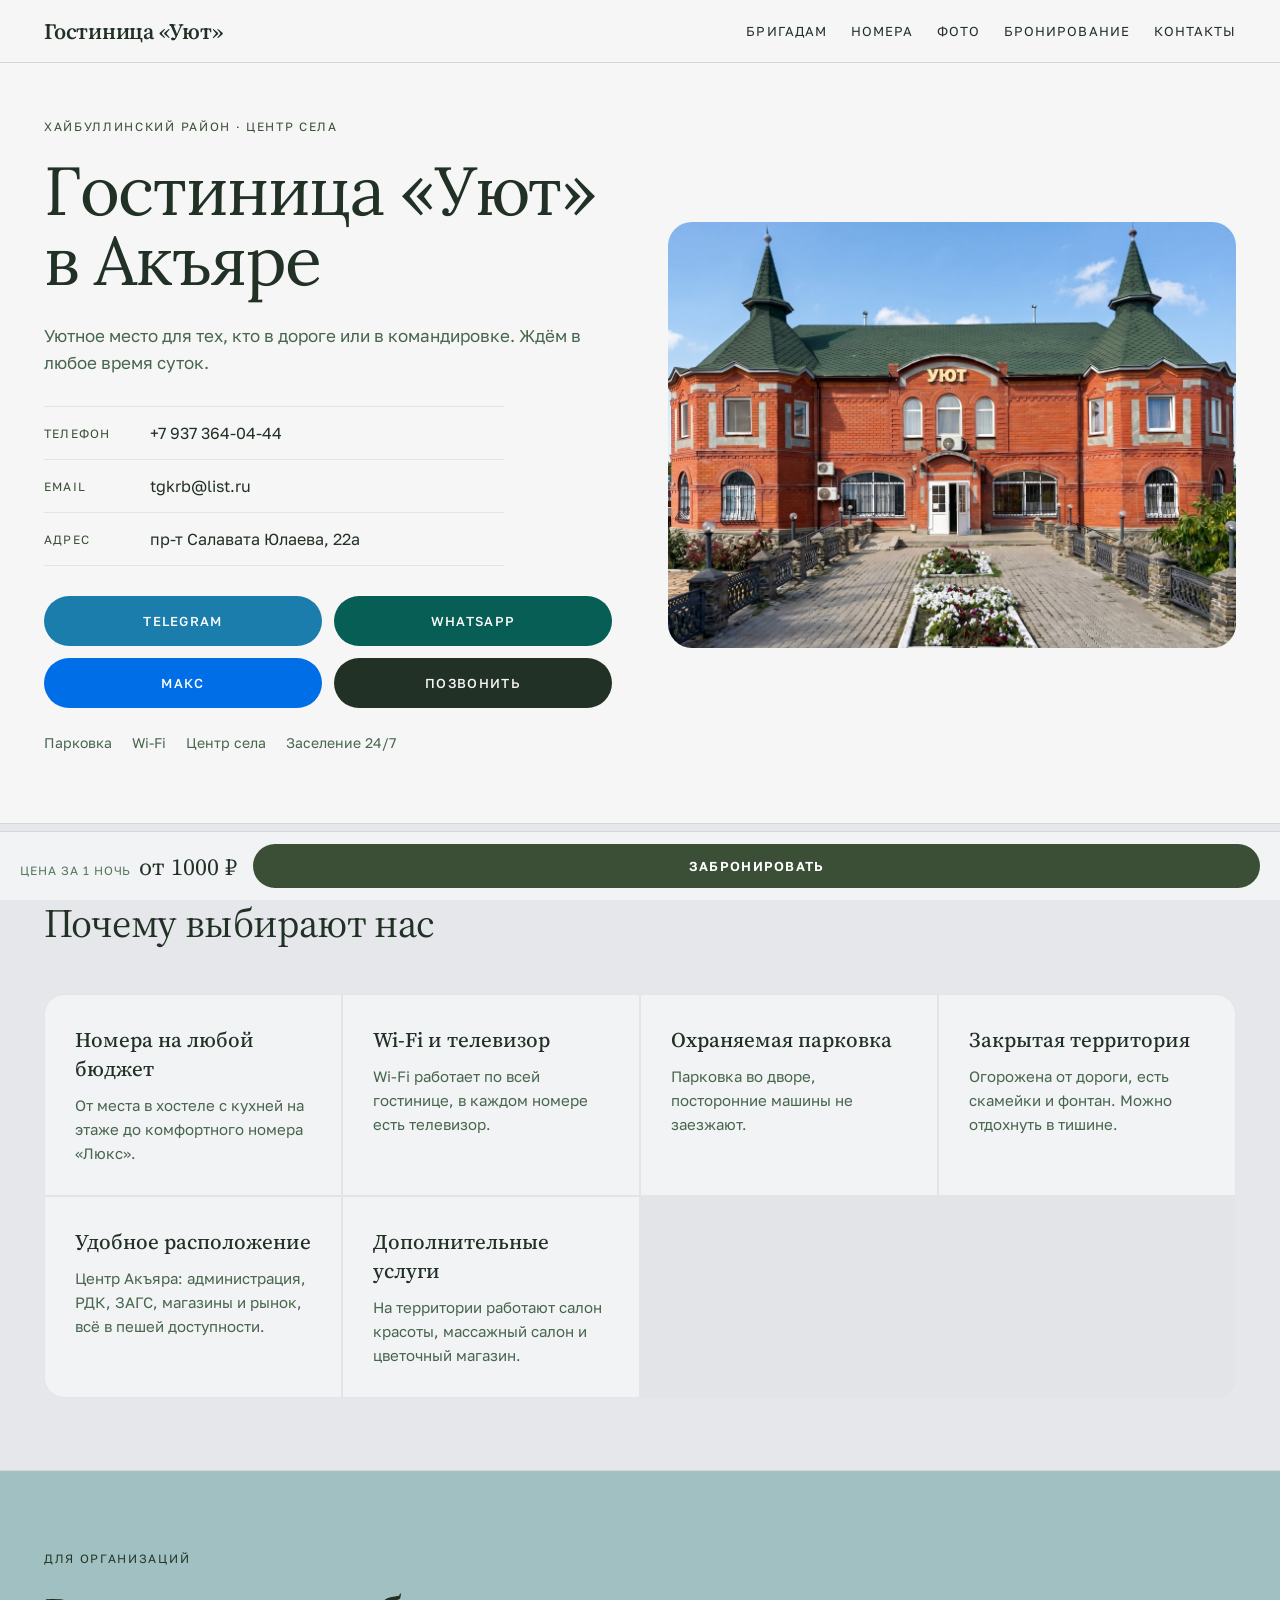
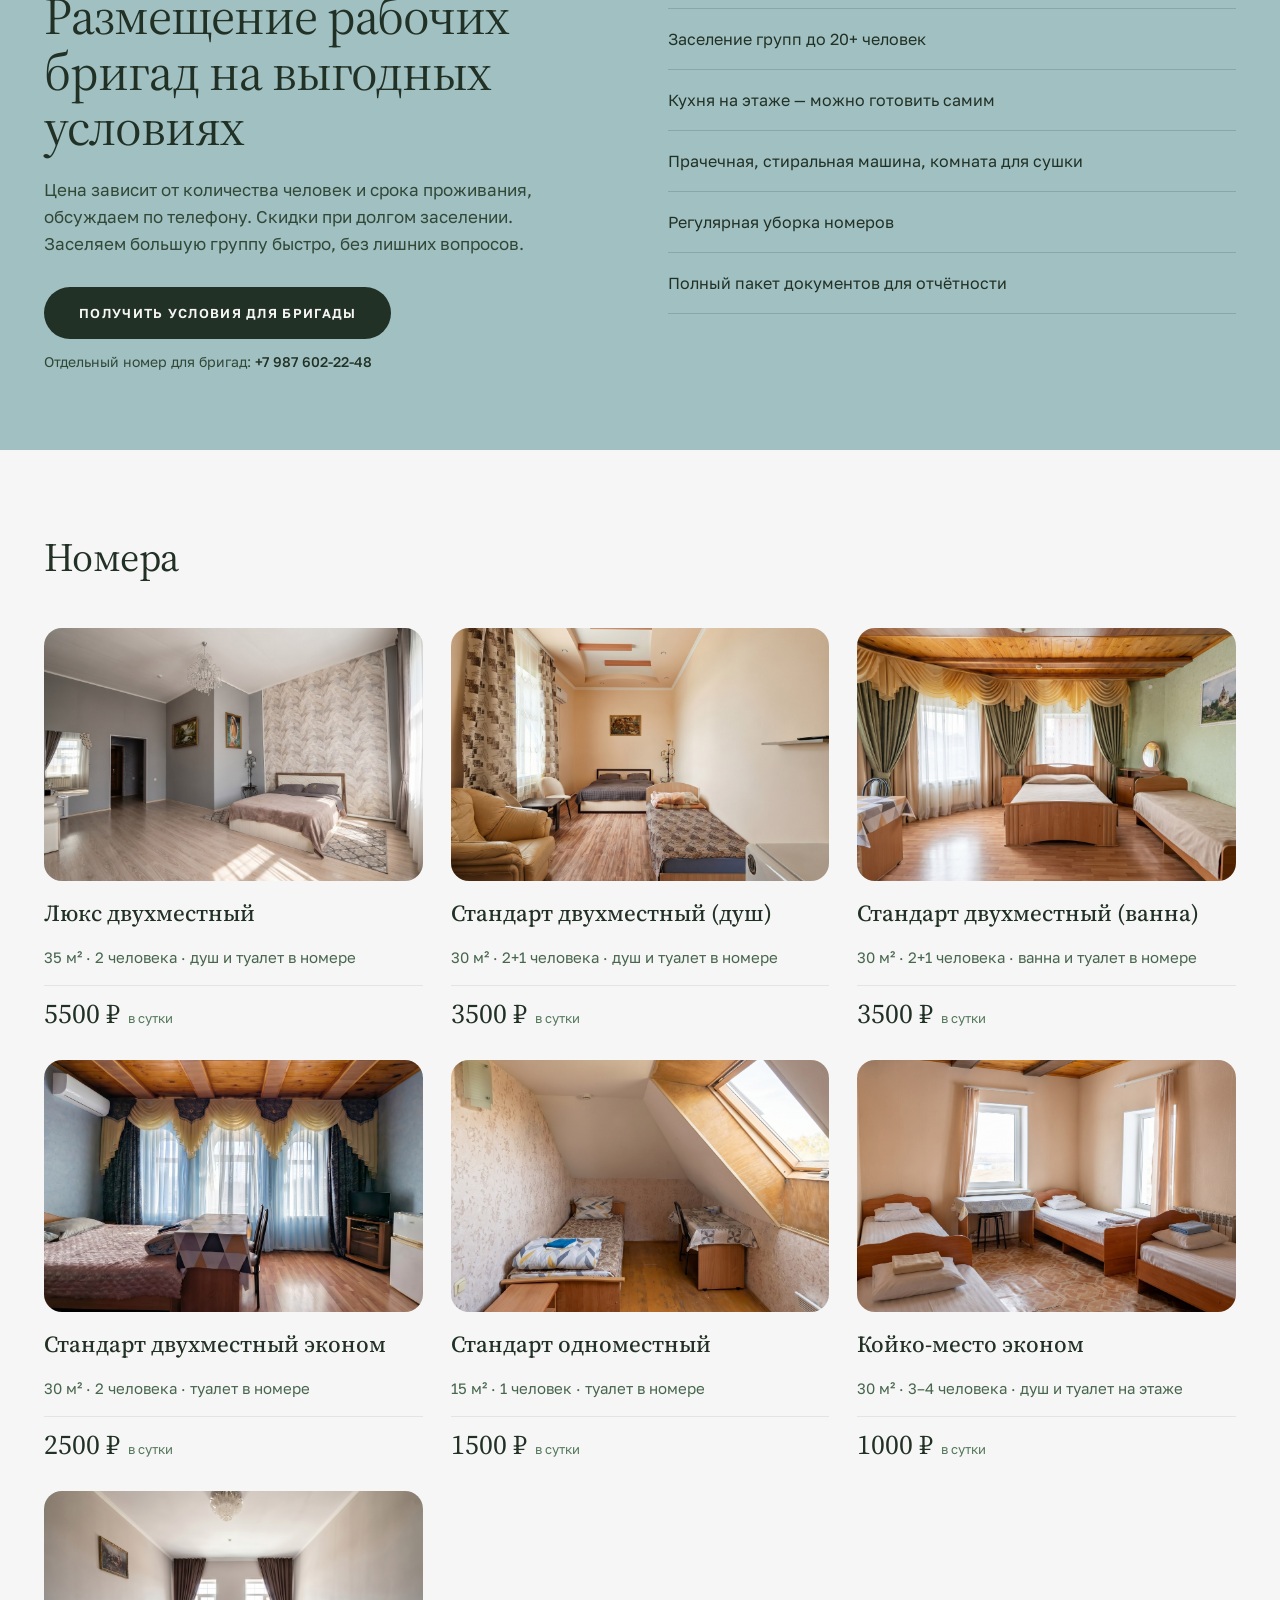
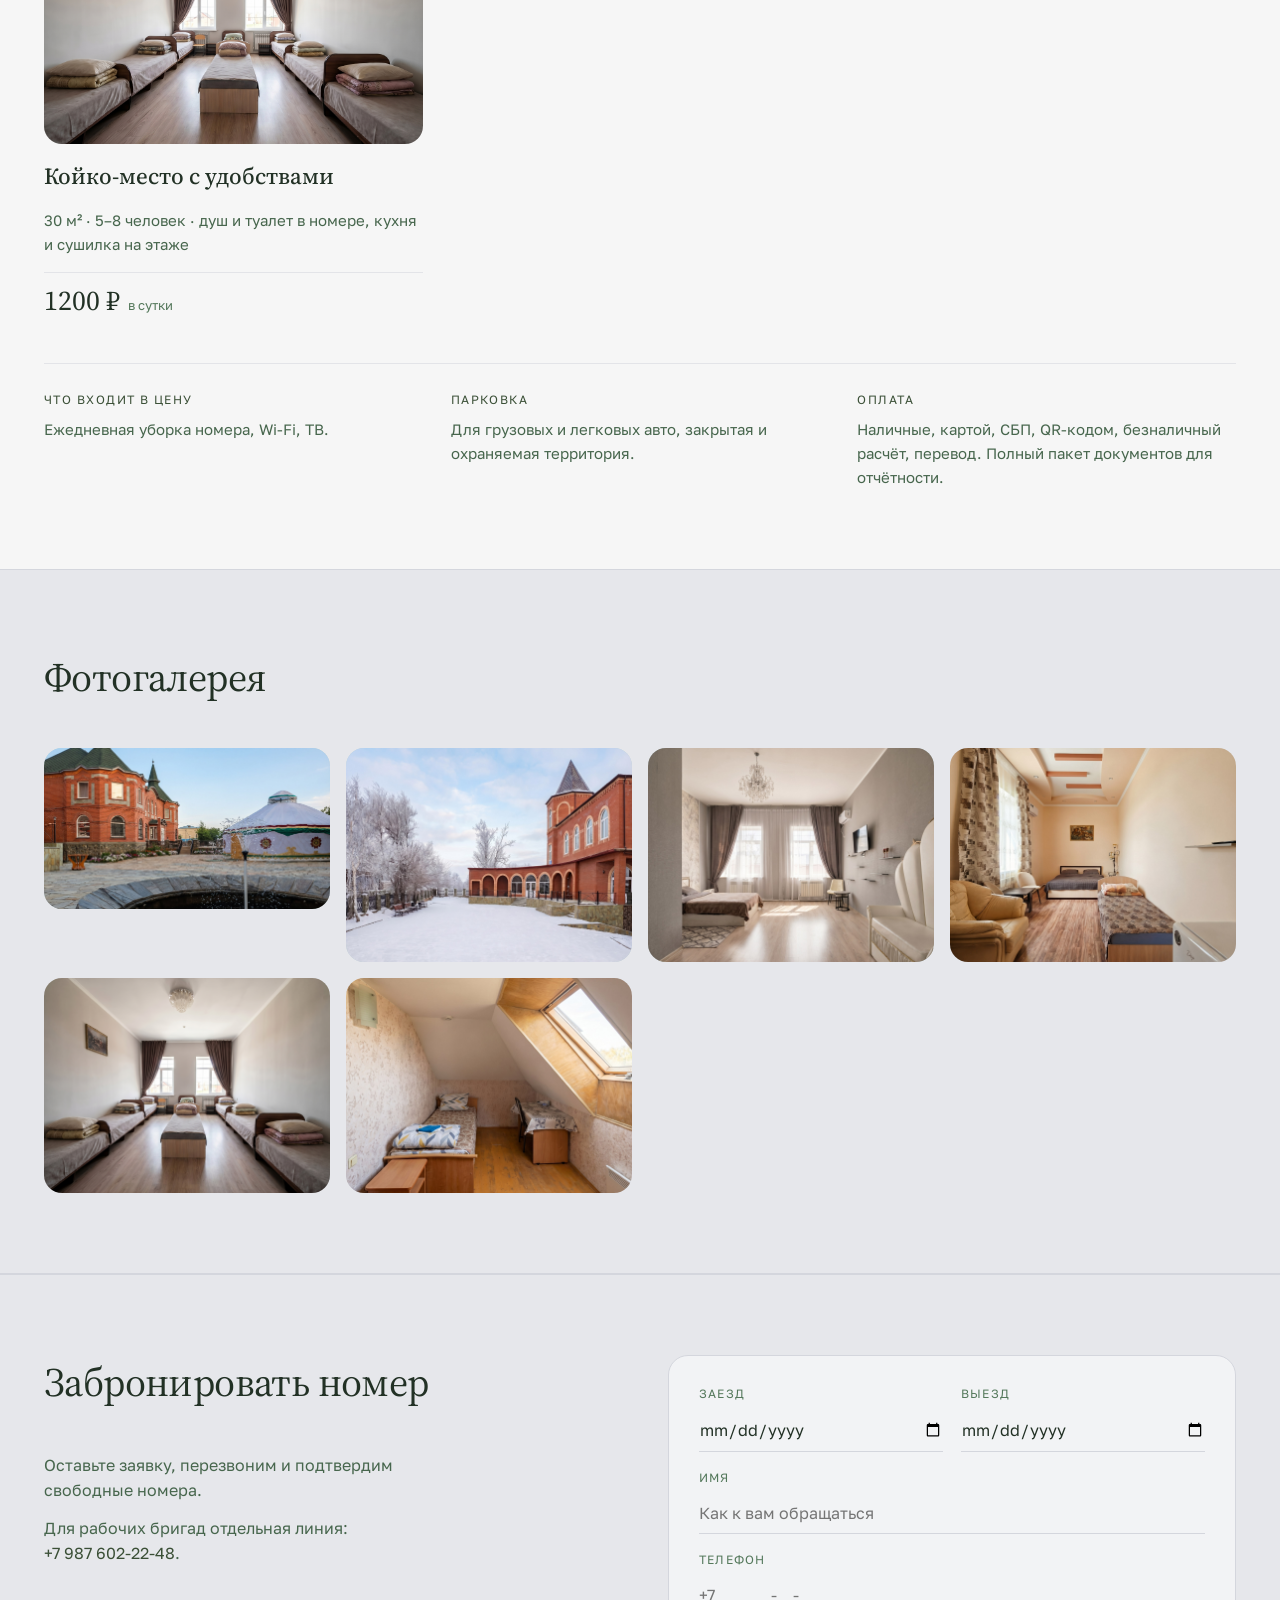
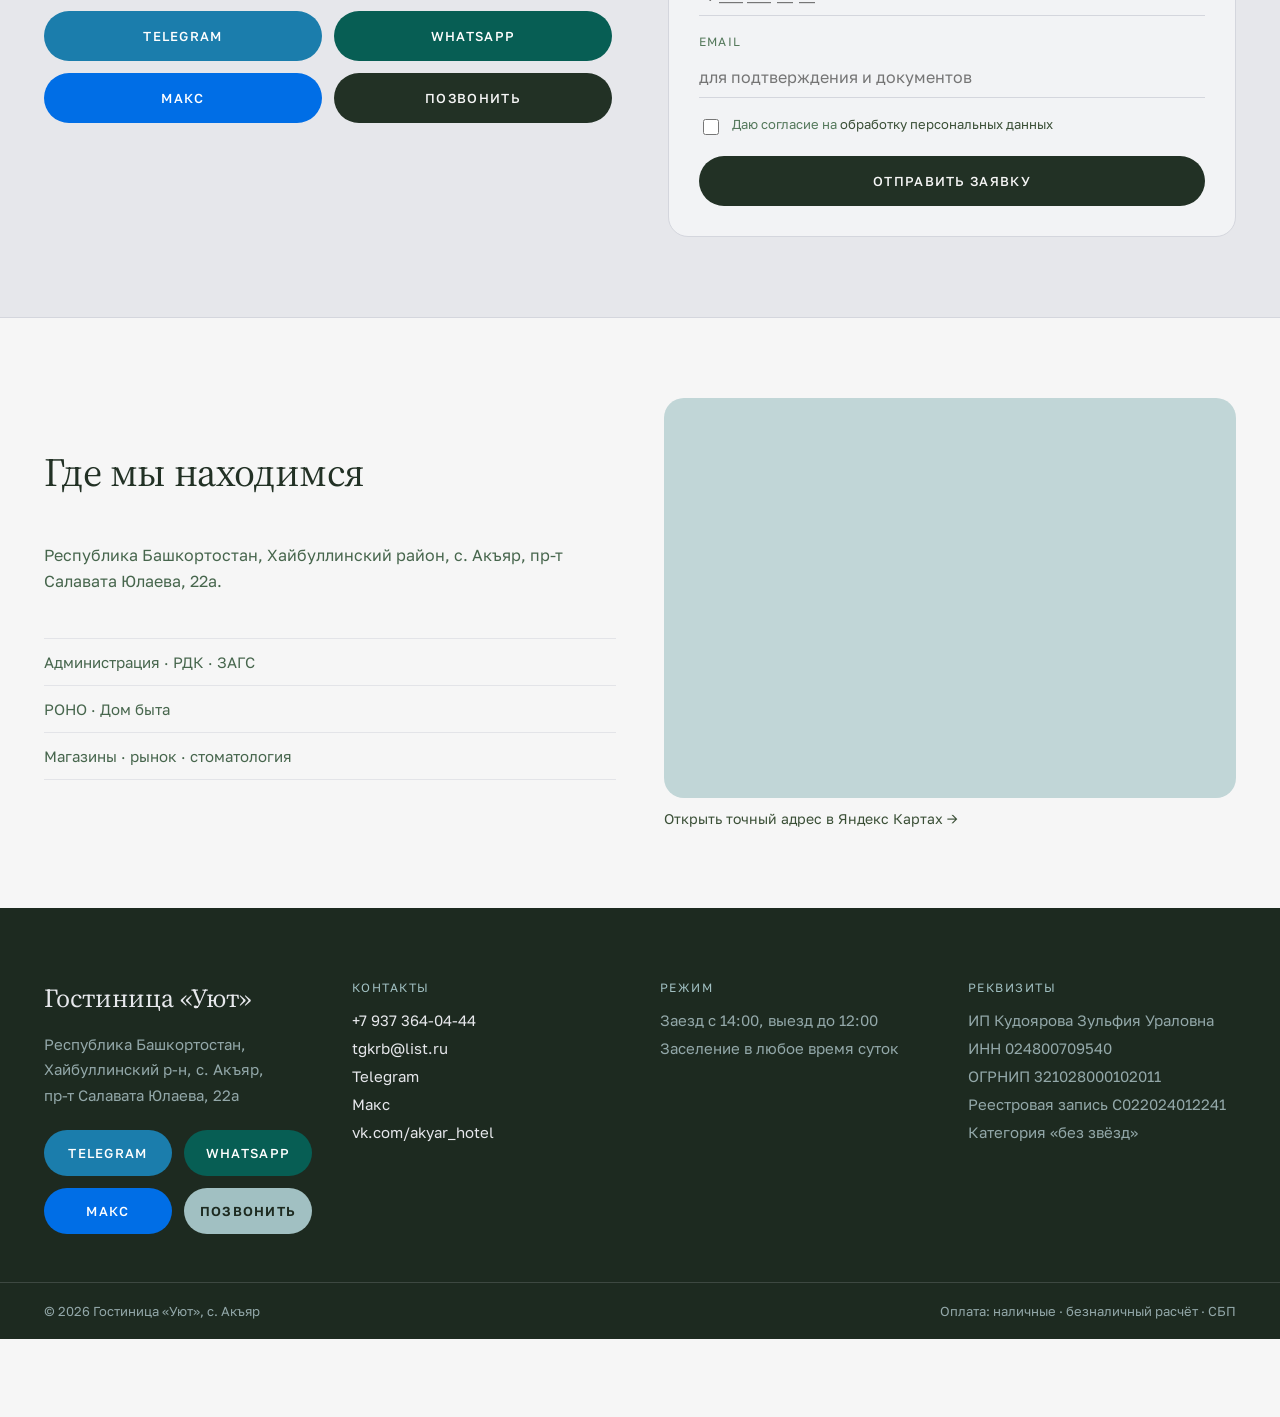
<file: index.html>
<!DOCTYPE html>
<html lang="ru">
<head>
<meta charset="utf-8">
<meta name="viewport" content="width=device-width, initial-scale=1">
<meta name="google" content="notranslate">
<!-- Yandex.Metrika counter -->
<script type="text/javascript">
    (function(m,e,t,r,i,k,a){
        m[i]=m[i]||function(){(m[i].a=m[i].a||[]).push(arguments)};
        m[i].l=1*new Date();
        for (var j = 0; j < document.scripts.length; j++) {if (document.scripts[j].src === r) { return; }}
        k=e.createElement(t),a=e.getElementsByTagName(t)[0],k.async=1,k.src=r,a.parentNode.insertBefore(k,a)
    })(window, document,'script','https://mc.yandex.ru/metrika/tag.js?id=112568797', 'ym');

    ym(112568797, 'init', {ssr:true, webvisor:true, clickmap:true, ecommerce:"dataLayer", referrer: document.referrer, url: location.href, accurateTrackBounce:true, trackLinks:true});
</script>
<!-- /Yandex.Metrika counter -->
<title>Гостиница «Уют» в Акъяре — номера от 1000 ₽/сутки</title>
<meta name="description" content="Гостиница «Уют» в с. Акъяр, Хайбуллинский район. 16 номеров, 47 мест, заселение в любое время суток. Для командировочных и всех, кто едет через Акъяр — и отдельно для рабочих бригад. От 1000 ₽ в сутки.">
<link rel="preconnect" href="https://fonts.googleapis.com">
<link rel="preconnect" href="https://fonts.gstatic.com" crossorigin>
<link href="https://fonts.googleapis.com/css2?family=Source+Serif+4:opsz,wght@8..60,400;8..60,500;8..60,600&family=Lora:wght@400;500;600&family=Golos+Text:wght@400;500;600&display=swap" rel="stylesheet">
<link rel="stylesheet" href="css/style.css">
<link rel="icon" type="image/png" href="images/favicon.png">
</head>
<body>
<noscript><div><img src="https://mc.yandex.ru/watch/112568797" style="position:absolute; left:-9999px;" alt="" /></div></noscript>

<header class="site-header">
  <div class="wrap">
    <a href="#top" class="logo">Гостиница «Уют»</a>
    <nav class="main-nav">
      <a href="#brigades">Бригадам</a>
      <a href="#rooms">Номера</a>
      <a href="#gallery">Фото</a>
      <a href="#booking">Бронирование</a>
      <a href="#contacts">Контакты</a>
    </nav>
  </div>
</header>

<main>

  <section id="top" class="wrap hero">
    <div>
      <div class="eyebrow">Хайбуллинский район · центр села</div>
      <h1>Гостиница «Уют» в Акъяре</h1>
      <p class="hero-lead">Уютное место для тех, кто в дороге или в командировке. Ждём в любое время суток.</p>

      <div class="contact-lines">
        <a href="tel:+79373640444" class="contact-line"><span class="label">Телефон</span>+7 937 364-04-44</a>
        <a href="mailto:tgkrb@list.ru" class="contact-line"><span class="label">Email</span>tgkrb@list.ru</a>
        <div class="contact-line"><span class="label">Адрес</span>пр-т Салавата Юлаева, 22а</div>
      </div>

      <div class="cta-row">
        <a href="https://t.me/+79373640444" class="btn btn-telegram">Telegram</a>
        <a href="https://wa.me/79373640444" class="btn btn-whatsapp">WhatsApp</a>
        <a href="https://max.ru/+79373640444" class="btn btn-max">Макс</a>
        <a href="tel:+79373640444" class="btn btn-dark">Позвонить</a>
      </div>
      <div class="amenity-row">
        <span>Парковка</span><span>Wi-Fi</span><span>Центр села</span><span>Заселение 24/7</span>
      </div>
    </div>
    <div class="hero-image">
      <img src="images/fasad.jpg" alt="Фасад гостиницы «Уют» в с. Акъяр">
    </div>
  </section>

  <section class="section-alt">
    <div class="wrap section-pad-lg">
      <h2 class="section-title">Почему выбирают нас</h2>
      <div class="features-grid">
        <div class="feature-card">
          <h3>Номера на любой бюджет</h3>
          <p>От места в хостеле с кухней на этаже до комфортного номера «Люкс».</p>
        </div>
        <div class="feature-card">
          <h3>Wi-Fi и телевизор</h3>
          <p>Wi-Fi работает по всей гостинице, в каждом номере есть телевизор.</p>
        </div>
        <div class="feature-card">
          <h3>Охраняемая парковка</h3>
          <p>Парковка во дворе, посторонние машины не заезжают.</p>
        </div>
        <div class="feature-card">
          <h3>Закрытая территория</h3>
          <p>Огорожена от дороги, есть скамейки и фонтан. Можно отдохнуть в тишине.</p>
        </div>
        <div class="feature-card">
          <h3>Удобное расположение</h3>
          <p>Центр Акъяра: администрация, РДК, ЗАГС, магазины и рынок, всё в пешей доступности.</p>
        </div>
        <div class="feature-card">
          <h3>Дополнительные услуги</h3>
          <p>На территории работают салон красоты, массажный салон и цветочный магазин.</p>
        </div>
      </div>
    </div>
  </section>

  <section id="brigades" class="brigades">
    <div class="wrap">
      <div>
        <div class="eyebrow">Для организаций</div>
        <h2 class="serif">Размещение рабочих бригад на выгодных условиях</h2>
        <p class="lead">Цена зависит от количества человек и срока проживания, обсуждаем по телефону. Скидки при долгом заселении. Заселяем большую группу быстро, без лишних вопросов.</p>
        <a href="tel:+79876022248" class="btn btn-dark">Получить условия для бригады</a>
        <p class="brigades-phone">Отдельный номер для бригад: <a href="tel:+79876022248">+7 987 602-22-48</a></p>
      </div>
      <div class="brigades-list">
        <div>Заселение групп до 20+ человек</div>
        <div>Кухня на этаже — можно готовить самим</div>
        <div>Прачечная, стиральная машина, комната для сушки</div>
        <div>Регулярная уборка номеров</div>
        <div>Полный пакет документов для отчётности</div>
      </div>
    </div>
  </section>

  <section id="rooms" class="wrap section-pad">
    <h2 class="section-title">Номера</h2>

    <div class="rooms-grid">
      <article class="room-card">
        <div class="room-photo"><img src="images/standart-dush.jpg" alt="Люкс двухместный"></div>
        <h3>Люкс двухместный</h3>
        <p class="room-meta">35 м² · 2 человека · душ и туалет в номере</p>
        <div class="room-price"><span class="price">5500 ₽</span><span class="unit">в сутки</span></div>
      </article>

      <article class="room-card">
        <div class="room-photo"><img src="images/standart-vanna.jpg" alt="Стандарт двухместный с душем"></div>
        <h3>Стандарт двухместный (душ)</h3>
        <p class="room-meta">30 м² · 2+1 человека · душ и туалет в номере</p>
        <div class="room-price"><span class="price">3500 ₽</span><span class="unit">в сутки</span></div>
      </article>

      <article class="room-card">
        <div class="room-photo"><img src="images/standart-vanna-new.jpg" alt="Стандарт двухместный с ванной"></div>
        <h3>Стандарт двухместный (ванна)</h3>
        <p class="room-meta">30 м² · 2+1 человека · ванна и туалет в номере</p>
        <div class="room-price"><span class="price">3500 ₽</span><span class="unit">в сутки</span></div>
      </article>

      <article class="room-card">
        <div class="room-photo"><img src="images/standart-econom-new.jpg" alt="Стандарт двухместный эконом"></div>
        <h3>Стандарт двухместный эконом</h3>
        <p class="room-meta">30 м² · 2 человека · туалет в номере</p>
        <div class="room-price"><span class="price">2500 ₽</span><span class="unit">в сутки</span></div>
      </article>

      <article class="room-card">
        <div class="room-photo"><img src="images/odnomestny.jpg" alt="Стандарт одноместный"></div>
        <h3>Стандарт одноместный</h3>
        <p class="room-meta">15 м² · 1 человек · туалет в номере</p>
        <div class="room-price"><span class="price">1500 ₽</span><span class="unit">в сутки</span></div>
      </article>

      <article class="room-card">
        <div class="room-photo"><img src="images/koyko-econom.jpg" alt="Койко-место эконом"></div>
        <h3>Койко-место эконом</h3>
        <p class="room-meta">30 м² · 3–4 человека · душ и туалет на этаже</p>
        <div class="room-price"><span class="price">1000 ₽</span><span class="unit">в сутки</span></div>
      </article>

      <article class="room-card">
        <div class="room-photo"><img src="images/koyko-udobstva.jpg" alt="Койко-место с удобствами"></div>
        <h3>Койко-место с удобствами</h3>
        <p class="room-meta">30 м² · 5–8 человек · душ и туалет в номере, кухня и сушилка на этаже</p>
        <div class="room-price"><span class="price">1200 ₽</span><span class="unit">в сутки</span></div>
      </article>

    </div>

    <div class="rooms-footnotes">
      <div><div class="label">Что входит в цену</div><p>Ежедневная уборка номера, Wi-Fi, ТВ.</p></div>
      <div><div class="label">Парковка</div><p>Для грузовых и легковых авто, закрытая и охраняемая территория.</p></div>
      <div><div class="label">Оплата</div><p>Наличные, картой, СБП, QR-кодом, безналичный расчёт, перевод. Полный пакет документов для отчётности.</p></div>
    </div>
  </section>

  <section id="gallery" class="section-alt">
    <div class="wrap section-pad">
      <h2 class="section-title">Фотогалерея</h2>
      <div class="gallery-grid">
        <div class="gallery-item wide"><img src="images/dvor-yurta.jpg" alt="Двор с фонтаном"></div>
        <div class="gallery-item"><img src="images/fasad-zima.jpg" alt="Гостиница зимой"></div>
        <div class="gallery-item"><img src="images/lux.jpg" alt="Люкс"></div>
        <div class="gallery-item"><img src="images/standart-vanna.jpg" alt="Стандарт"></div>
        <div class="gallery-item"><img src="images/koyko-udobstva.jpg" alt="Койко-места"></div>
        <div class="gallery-item"><img src="images/odnomestny.jpg" alt="Одноместный номер"></div>
      </div>
    </div>
  </section>

  <section id="booking" class="section-alt">
    <div class="wrap booking-grid">
      <div>
        <h2 class="section-title">Забронировать номер</h2>
        <p class="section-lead" style="max-width:44ch;margin-bottom:12px">Оставьте заявку, перезвоним и подтвердим свободные номера.</p>
        <p class="section-lead" style="max-width:44ch">Для рабочих бригад отдельная линия: <a href="tel:+79876022248">+7 987 602-22-48</a>.</p>
        <div class="cta-row">
          <a href="https://t.me/+79373640444" class="btn btn-telegram">Telegram</a>
          <a href="https://wa.me/79373640444" class="btn btn-whatsapp">WhatsApp</a>
          <a href="https://max.ru/+79373640444" class="btn btn-max">Макс</a>
          <a href="tel:+79373640444" class="btn btn-dark">Позвонить</a>
        </div>
      </div>
      <form id="booking-form" class="booking-form" action="https://formspree.io/f/mjyvqwgn" method="POST">
        <input type="hidden" name="_subject" value="Бронирование — гостиница «Уют»">
        <div class="form-row">
          <label>Заезд
            <input type="date" name="checkin" required>
          </label>
          <label>Выезд
            <input type="date" name="checkout" required>
          </label>
        </div>
        <label>Имя
          <input type="text" name="name" required placeholder="Как к вам обращаться">
        </label>
        <label>Телефон
          <input type="tel" name="phone" required placeholder="+7 ___ ___-__-__">
        </label>
        <label>Email
          <input type="email" name="email" placeholder="для подтверждения и документов">
        </label>
        <label class="consent-field">
          <input type="checkbox" name="consent" required>
          <span>Даю согласие на <a href="privacy.html" target="_blank" rel="noopener">обработку персональных данных</a></span>
        </label>
        <button type="submit">Отправить заявку</button>
        <p id="booking-success" class="form-success" hidden>Заявка отправлена. Мы перезвоним в течение дня.</p>
        <p id="booking-error" class="form-error" hidden>Не получилось отправить через сайт. Позвоните нам: <a href="tel:+79373640444">+7 937 364-04-44</a>.</p>
        <p id="booking-date-error" class="form-error" hidden></p>
      </form>
    </div>
  </section>

  <section id="location" class="wrap location-grid">
    <div>
      <h2 class="section-title">Где мы находимся</h2>
      <p class="section-lead" style="max-width:none">Республика Башкортостан, Хайбуллинский район, с. Акъяр, пр-т Салавата Юлаева, 22а.</p>
      <div class="nearby-list">
        <div>Администрация · РДК · ЗАГС</div>
        <div>РОНО · Дом быта</div>
        <div>Магазины · рынок · стоматология</div>
      </div>
    </div>
    <div>
      <div class="map-frame">
        <iframe src="https://yandex.ru/map-widget/v1/?ll=58.216975,51.865452&z=16&l=map&pt=58.216975,51.865452,pm2rdm" loading="lazy" title="Гостиница Уют на карте"></iframe>
      </div>
      <a class="map-link" href="https://yandex.ru/maps/-/CTt0ANy6" target="_blank" rel="noopener">Открыть точный адрес в Яндекс Картах →</a>
    </div>
  </section>

</main>

<footer id="contacts" class="site-footer">
  <div class="wrap footer-grid">
    <div>
      <div class="footer-brand serif">Гостиница «Уют»</div>
      <p class="footer-address">Республика Башкортостан,<br>Хайбуллинский р-н, с. Акъяр,<br>пр-т Салавата Юлаева, 22а</p>
      <div class="footer-cta">
        <a href="https://t.me/+79373640444" class="btn btn-telegram">Telegram</a>
        <a href="https://wa.me/79373640444" class="btn btn-whatsapp">WhatsApp</a>
        <a href="https://max.ru/+79373640444" class="btn btn-max">Макс</a>
        <a href="tel:+79373640444" class="btn btn-dark">Позвонить</a>
      </div>
    </div>
    <div class="footer-col">
      <div class="label">Контакты</div>
      <a href="tel:+79373640444">+7 937 364-04-44</a>
      <a href="mailto:tgkrb@list.ru">tgkrb@list.ru</a>
      <a href="https://t.me/+79373640444">Telegram</a>
      <a href="https://max.ru/+79373640444">Макс</a>
      <a href="https://vk.com/akyar_hotel">vk.com/akyar_hotel</a>
    </div>
    <div class="footer-col muted">
      <div class="label">Режим</div>
      <div>Заезд с 14:00, выезд до 12:00</div>
      <div>Заселение в любое время суток</div>
    </div>
    <div class="footer-col muted">
      <div class="label">Реквизиты</div>
      <div>ИП Кудоярова Зульфия Ураловна</div>
      <div>ИНН 024800709540</div>
      <div>ОГРНИП 321028000102011</div>
      <div>Реестровая запись С022024012241</div>
      <div>Категория «без звёзд»</div>
    </div>
  </div>
  <div class="footer-bottom">
    <div class="wrap">
      <span>© 2026 Гостиница «Уют», с. Акъяр</span>
      <span>Оплата: наличные · безналичный расчёт · СБП</span>
    </div>
  </div>
</footer>

<div class="sticky-bar">
  <div class="price-tag">
    <span class="from">Цена за 1 ночь</span>
    <span class="amount serif">от 1000 ₽</span>
  </div>
  <a href="#booking" class="btn-teal">Забронировать</a>
</div>

<script src="js/script.js"></script>
</body>
</html>
</file>
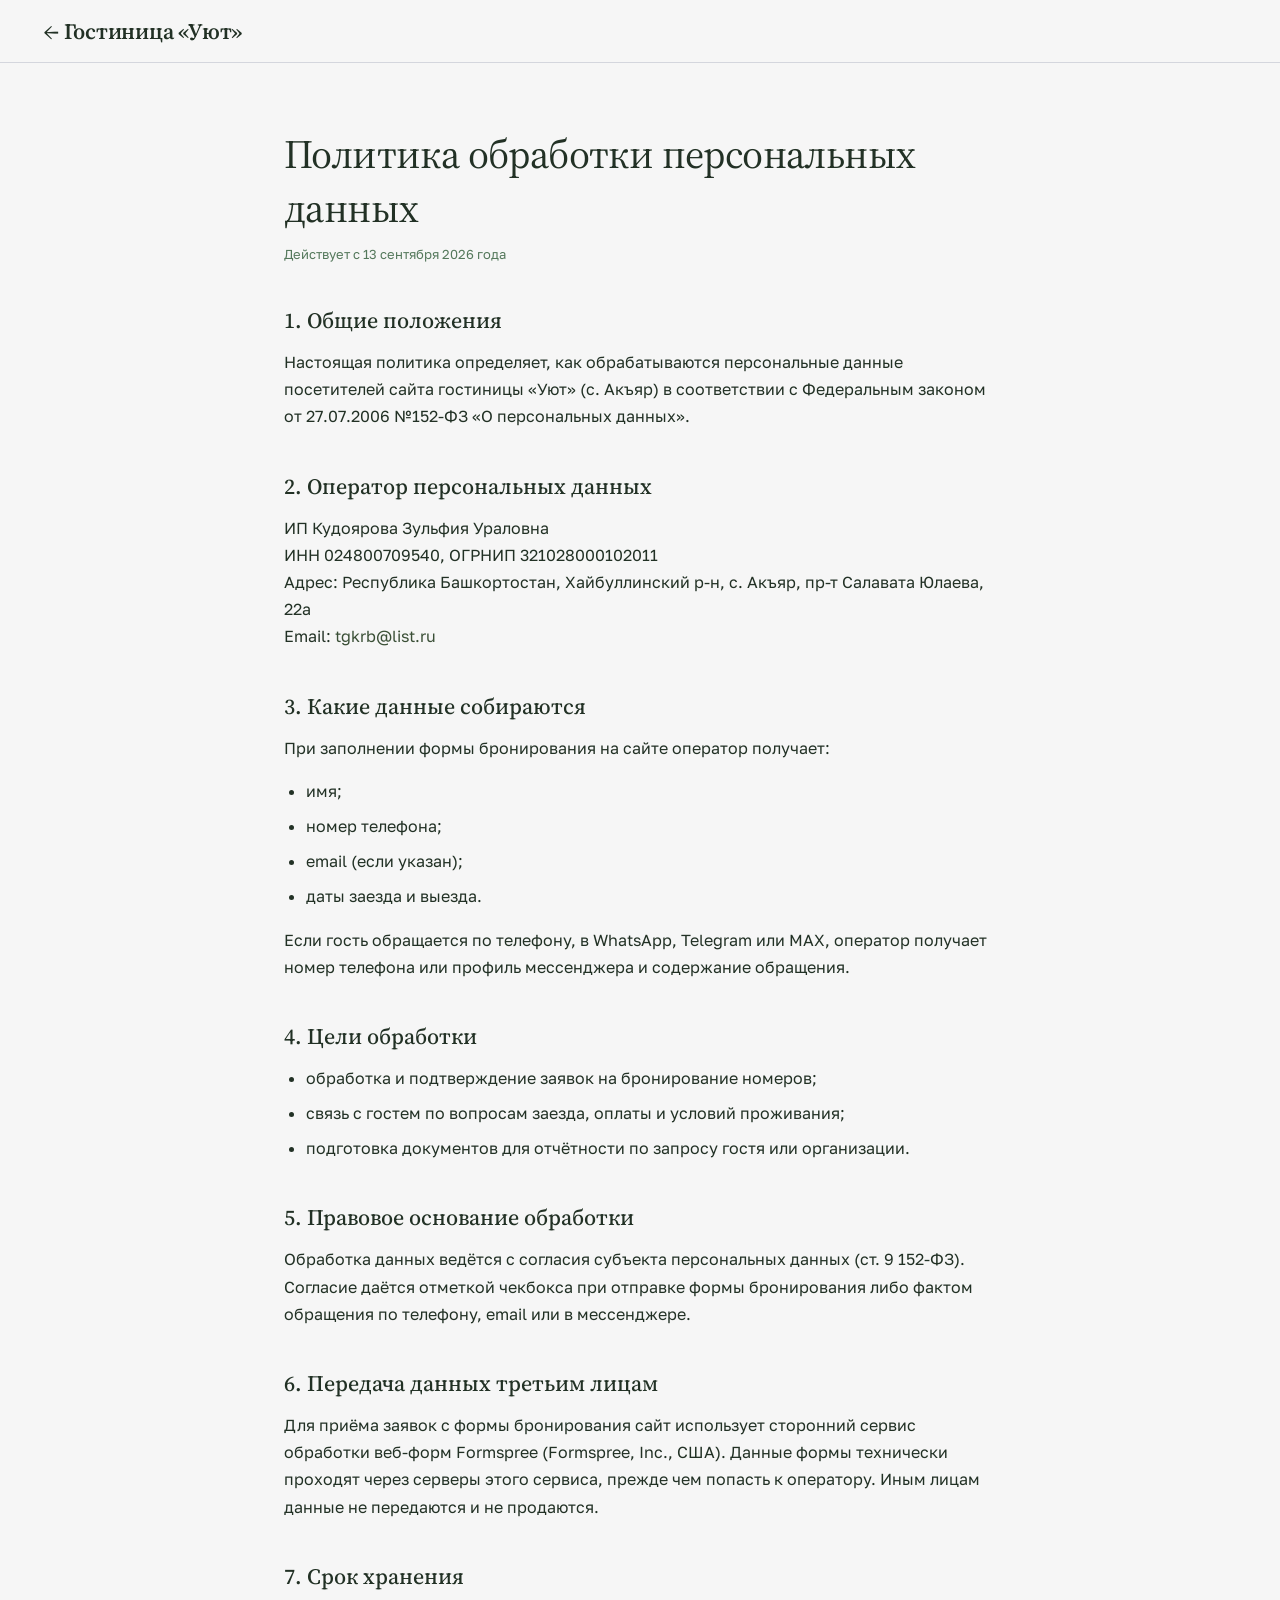
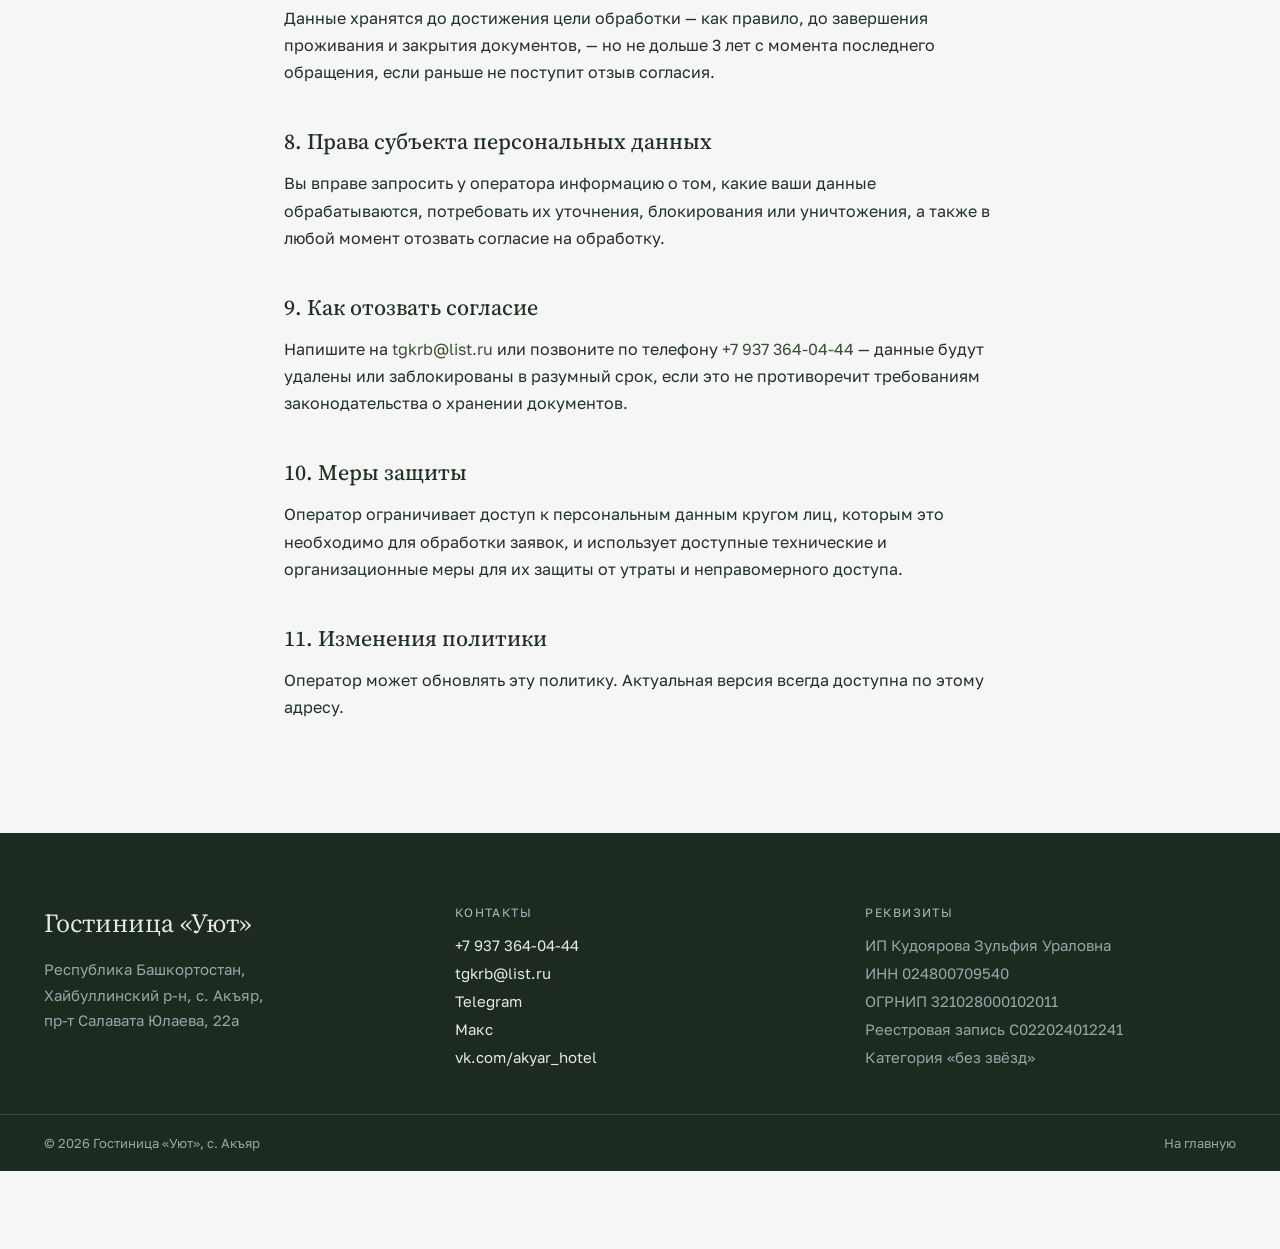
<file: privacy.html>
<!DOCTYPE html>
<html lang="ru">
<head>
<meta charset="utf-8">
<meta name="viewport" content="width=device-width, initial-scale=1">
<meta name="google" content="notranslate">
<!-- Yandex.Metrika counter -->
<script type="text/javascript">
    (function(m,e,t,r,i,k,a){
        m[i]=m[i]||function(){(m[i].a=m[i].a||[]).push(arguments)};
        m[i].l=1*new Date();
        for (var j = 0; j < document.scripts.length; j++) {if (document.scripts[j].src === r) { return; }}
        k=e.createElement(t),a=e.getElementsByTagName(t)[0],k.async=1,k.src=r,a.parentNode.insertBefore(k,a)
    })(window, document,'script','https://mc.yandex.ru/metrika/tag.js?id=112568797', 'ym');

    ym(112568797, 'init', {ssr:true, webvisor:true, clickmap:true, ecommerce:"dataLayer", referrer: document.referrer, url: location.href, accurateTrackBounce:true, trackLinks:true});
</script>
<!-- /Yandex.Metrika counter -->
<title>Политика обработки персональных данных — Гостиница «Уют»</title>
<meta name="robots" content="noindex">
<link rel="preconnect" href="https://fonts.googleapis.com">
<link rel="preconnect" href="https://fonts.gstatic.com" crossorigin>
<link href="https://fonts.googleapis.com/css2?family=Source+Serif+4:opsz,wght@8..60,400;8..60,500;8..60,600&family=Golos+Text:wght@400;500;600&display=swap" rel="stylesheet">
<link rel="stylesheet" href="css/style.css">
<link rel="icon" type="image/png" href="images/favicon.png">
</head>
<body>
<noscript><div><img src="https://mc.yandex.ru/watch/112568797" style="position:absolute; left:-9999px;" alt="" /></div></noscript>

<header class="site-header">
  <div class="wrap">
    <a href="index.html" class="logo">← Гостиница «Уют»</a>
  </div>
</header>

<main>
  <article class="wrap policy">
    <h1>Политика обработки персональных данных</h1>
    <p class="updated">Действует с 13 сентября 2026 года</p>

    <h2>1. Общие положения</h2>
    <p>Настоящая политика определяет, как обрабатываются персональные данные посетителей сайта гостиницы «Уют» (с. Акъяр) в соответствии с Федеральным законом от 27.07.2006 №152-ФЗ «О персональных данных».</p>

    <h2>2. Оператор персональных данных</h2>
    <p>ИП Кудоярова Зульфия Ураловна<br>
    ИНН 024800709540, ОГРНИП 321028000102011<br>
    Адрес: Республика Башкортостан, Хайбуллинский р-н, с. Акъяр, пр-т Салавата Юлаева, 22а<br>
    Email: <a href="mailto:tgkrb@list.ru">tgkrb@list.ru</a></p>

    <h2>3. Какие данные собираются</h2>
    <p>При заполнении формы бронирования на сайте оператор получает:</p>
    <ul>
      <li>имя;</li>
      <li>номер телефона;</li>
      <li>email (если указан);</li>
      <li>даты заезда и выезда.</li>
    </ul>
    <p>Если гость обращается по телефону, в WhatsApp, Telegram или MAX, оператор получает номер телефона или профиль мессенджера и содержание обращения.</p>

    <h2>4. Цели обработки</h2>
    <ul>
      <li>обработка и подтверждение заявок на бронирование номеров;</li>
      <li>связь с гостем по вопросам заезда, оплаты и условий проживания;</li>
      <li>подготовка документов для отчётности по запросу гостя или организации.</li>
    </ul>

    <h2>5. Правовое основание обработки</h2>
    <p>Обработка данных ведётся с согласия субъекта персональных данных (ст. 9 152-ФЗ). Согласие даётся отметкой чекбокса при отправке формы бронирования либо фактом обращения по телефону, email или в мессенджере.</p>

    <h2>6. Передача данных третьим лицам</h2>
    <p>Для приёма заявок с формы бронирования сайт использует сторонний сервис обработки веб-форм Formspree (Formspree, Inc., США). Данные формы технически проходят через серверы этого сервиса, прежде чем попасть к оператору. Иным лицам данные не передаются и не продаются.</p>

    <h2>7. Срок хранения</h2>
    <p>Данные хранятся до достижения цели обработки — как правило, до завершения проживания и закрытия документов, — но не дольше 3 лет с момента последнего обращения, если раньше не поступит отзыв согласия.</p>

    <h2>8. Права субъекта персональных данных</h2>
    <p>Вы вправе запросить у оператора информацию о том, какие ваши данные обрабатываются, потребовать их уточнения, блокирования или уничтожения, а также в любой момент отозвать согласие на обработку.</p>

    <h2>9. Как отозвать согласие</h2>
    <p>Напишите на <a href="mailto:tgkrb@list.ru">tgkrb@list.ru</a> или позвоните по телефону <a href="tel:+79373640444">+7 937 364-04-44</a> — данные будут удалены или заблокированы в разумный срок, если это не противоречит требованиям законодательства о хранении документов.</p>

    <h2>10. Меры защиты</h2>
    <p>Оператор ограничивает доступ к персональным данным кругом лиц, которым это необходимо для обработки заявок, и использует доступные технические и организационные меры для их защиты от утраты и неправомерного доступа.</p>

    <h2>11. Изменения политики</h2>
    <p>Оператор может обновлять эту политику. Актуальная версия всегда доступна по этому адресу.</p>
  </article>
</main>

<footer id="contacts" class="site-footer">
  <div class="wrap footer-grid">
    <div>
      <div class="footer-brand serif">Гостиница «Уют»</div>
      <p class="footer-address">Республика Башкортостан,<br>Хайбуллинский р-н, с. Акъяр,<br>пр-т Салавата Юлаева, 22а</p>
    </div>
    <div class="footer-col">
      <div class="label">Контакты</div>
      <a href="tel:+79373640444">+7 937 364-04-44</a>
      <a href="mailto:tgkrb@list.ru">tgkrb@list.ru</a>
      <a href="https://t.me/+79373640444">Telegram</a>
      <a href="https://max.ru/+79373640444">Макс</a>
      <a href="https://vk.com/akyar_hotel">vk.com/akyar_hotel</a>
    </div>
    <div class="footer-col muted">
      <div class="label">Реквизиты</div>
      <div>ИП Кудоярова Зульфия Ураловна</div>
      <div>ИНН 024800709540</div>
      <div>ОГРНИП 321028000102011</div>
      <div>Реестровая запись С022024012241</div>
      <div>Категория «без звёзд»</div>
    </div>
  </div>
  <div class="footer-bottom">
    <div class="wrap">
      <span>© 2026 Гостиница «Уют», с. Акъяр</span>
      <a href="index.html" style="color:inherit">На главную</a>
    </div>
  </div>
</footer>

<script src="js/script.js"></script>
</body>
</html>
</file>
<file: css/style.css>
:root {
  --bg: #F6F6F6;
  --bg-alt: #E6E7EB;
  --card: #F2F3F5;
  --text: #223125;
  --text-muted: #47664D;
  --text-mute-2: #54785B;
  --border: #D4D6DD;
  --border-light: #E3E4E8;
  --placeholder: #D7E4E5;
  --placeholder-alt: #C1D6D7;
  --brand-dark: #223125;
  --teal: #3A4F36;
  --teal-light: #A1C0C2;
  --brigades-bg: #A1C0C2;
  --brigades-text: #223125;
  --brigades-label: #263629;
  --brigades-muted: #324837;
  --footer-bg: #1D2A20;
  --footer-text: #E6E7EB;
  --footer-muted: #93A8A9;
}

* { box-sizing: border-box; }

html { scroll-behavior: smooth; }

body {
  margin: 0;
  padding-bottom: 78px;
  background: var(--bg);
  color: var(--text);
  font-family: "Golos Text", system-ui, sans-serif;
  -webkit-font-smoothing: antialiased;
}

a { color: var(--teal); text-decoration: none; }
a:hover { color: var(--brand-dark); }

img { display: block; max-width: 100%; }

.wrap {
  max-width: 1240px;
  margin: 0 auto;
  padding-left: 24px;
  padding-right: 24px;
}

.serif {
  font-family: "Source Serif 4", Georgia, serif;
}

/* Header */

.site-header {
  position: sticky;
  top: 0;
  z-index: 40;
  background: rgba(246, 246, 246, 0.94);
  backdrop-filter: blur(10px);
  border-bottom: 1px solid var(--border);
}

.site-header .wrap {
  padding-top: 16px;
  padding-bottom: 16px;
  display: flex;
  align-items: center;
  gap: 28px;
  flex-wrap: wrap;
}

.logo {
  font-family: "Source Serif 4", Georgia, serif;
  font-size: 22px;
  font-weight: 600;
  color: var(--brand-dark);
  letter-spacing: -0.01em;
}

.main-nav {
  display: flex;
  gap: 24px;
  flex-wrap: wrap;
  margin-left: auto;
  font-size: 13px;
  letter-spacing: 0.08em;
  text-transform: uppercase;
}

.main-nav a { color: var(--text); }

/* Buttons */

.btn {
  display: inline-block;
  border-radius: 999px;
  font-size: 13px;
  letter-spacing: 0.1em;
  text-transform: uppercase;
  font-weight: 500;
  padding: 16px 32px;
  border: 1px solid transparent;
  cursor: pointer;
}

.btn-dark { background: var(--brand-dark); color: var(--bg); }
.btn-teal { background: var(--teal); color: #fff; }
.btn-telegram { background: #1B7DAC; color: #fff; }
.btn-whatsapp { background: #075E54; color: #fff; }
.btn-max { background: #006EE6; color: #fff; }

/* Hero */

.hero {
  padding: 56px 24px 72px;
  display: grid;
  grid-template-columns: repeat(auto-fit, minmax(min(320px, 100%), 1fr));
  gap: 56px;
  align-items: center;
}

.eyebrow {
  font-size: 12px;
  letter-spacing: 0.14em;
  text-transform: uppercase;
  color: var(--teal);
  margin-bottom: 22px;
}

.hero h1 {
  margin: 0 0 26px;
  font-family: Lora, serif;
  font-size: clamp(40px, 6vw, 68px);
  line-height: 1.03;
  font-weight: 400;
  letter-spacing: -0.02em;
  color: var(--brand-dark);
  text-wrap: pretty;
}

.hero-lead {
  margin: 0 0 30px;
  font-size: 17px;
  line-height: 1.6;
  color: var(--text-muted);
  max-width: 50ch;
  text-wrap: pretty;
}

.contact-lines {
  display: grid;
  margin-bottom: 30px;
  max-width: 460px;
}

.contact-line {
  display: flex;
  align-items: center;
  gap: 14px;
  padding: 16px 0;
  border-top: 1px solid var(--border-light);
  color: var(--text);
  font-size: 16px;
}

.contact-lines .contact-line:last-child { border-bottom: 1px solid var(--border-light); }

.contact-line .label {
  font-size: 12px;
  letter-spacing: 0.1em;
  text-transform: uppercase;
  color: var(--teal);
  min-width: 92px;
}

.cta-row {
  display: grid;
  grid-template-columns: repeat(2, 1fr);
  gap: 12px;
  margin-bottom: 26px;
}

.cta-row .btn { min-width: 0; text-align: center; padding-left: 12px; padding-right: 12px; }

@media (max-width: 360px) {
  .cta-row .btn { font-size: 12px; letter-spacing: 0.04em; padding-left: 8px; padding-right: 8px; }
}

.amenity-row {
  display: flex;
  gap: 20px;
  flex-wrap: wrap;
  font-size: 14px;
  color: var(--text-muted);
}

.hero-image {
  aspect-ratio: 4 / 3;
  border-radius: 24px;
  overflow: hidden;
  background: var(--placeholder);
}

.hero-image img { width: 100%; height: 100%; object-fit: cover; }

/* Section shells */

section { position: relative; }

.section-alt {
  border-top: 1px solid var(--border);
  border-bottom: 1px solid var(--border);
  background: var(--bg-alt);
}

.section-pad { padding: 80px 24px; }
.section-pad-lg { padding: 72px 24px; }

h2.section-title {
  margin: 0 0 44px;
  font-family: "Source Serif 4", Georgia, serif;
  font-size: clamp(28px, 3.6vw, 40px);
  font-weight: 400;
  color: var(--brand-dark);
  letter-spacing: -0.015em;
}

.section-lead {
  margin: 0 0 44px;
  font-size: 16px;
  line-height: 1.6;
  color: var(--text-muted);
  max-width: 64ch;
}

.section-lead a[href^="tel:"] { white-space: nowrap; }

/* Features grid */

.features-grid {
  display: grid;
  grid-template-columns: repeat(auto-fit, minmax(260px, 1fr));
  gap: 2px;
  background: var(--border-light);
  border: 1px solid var(--border-light);
  border-radius: 20px;
  overflow: hidden;
}

.feature-card { background: var(--card); padding: 30px; }

.feature-card h3 {
  margin: 0 0 10px;
  font-family: "Source Serif 4", Georgia, serif;
  font-size: 21px;
  font-weight: 500;
  color: var(--brand-dark);
}

.feature-card p { margin: 0; font-size: 15px; line-height: 1.6; color: var(--text-muted); }

/* Brigades */

.brigades {
  background: var(--brigades-bg);
  color: var(--brigades-text);
}

.brigades .wrap {
  padding: 80px 24px;
  display: grid;
  grid-template-columns: repeat(auto-fit, minmax(min(300px, 100%), 1fr));
  gap: 56px;
  align-items: center;
}

.brigades .eyebrow { color: var(--brigades-label); }

.brigades h2 {
  margin: 0 0 22px;
  font-family: "Source Serif 4", Georgia, serif;
  font-size: clamp(30px, 4.4vw, 52px);
  line-height: 1.06;
  font-weight: 400;
  letter-spacing: -0.02em;
  text-wrap: pretty;
}

.brigades p.lead {
  margin: 0 0 30px;
  font-size: 17px;
  line-height: 1.6;
  max-width: 48ch;
  color: var(--brigades-muted);
}

.brigades .btn-dark { font-weight: 600; padding: 17px 34px; }

.brigades-list { display: grid; }

.brigades-list div {
  padding: 18px 0;
  border-top: 1px solid rgba(34, 49, 37, 0.18);
  font-size: 16px;
  line-height: 1.5;
}

.brigades-list div:last-child { border-bottom: 1px solid rgba(34, 49, 37, 0.18); }

.brigades-phone { margin: 14px 0 0; font-size: 14px; color: var(--brigades-muted); }
.brigades-phone a { color: var(--brigades-text); font-weight: 500; white-space: nowrap; }

/* Rooms */

.rooms-grid {
  display: grid;
  grid-template-columns: repeat(auto-fit, minmax(min(300px, 100%), 1fr));
  gap: 28px;
}

.room-card { display: flex; flex-direction: column; gap: 16px; }

.room-photo {
  aspect-ratio: 3 / 2;
  border-radius: 18px;
  overflow: hidden;
  background: var(--placeholder);
}

.room-photo img { width: 100%; height: 100%; object-fit: cover; }

.room-card h3 {
  margin: 0;
  font-family: "Source Serif 4", Georgia, serif;
  font-size: 23px;
  font-weight: 500;
  color: var(--brand-dark);
}

.room-card .room-meta { margin: 0; font-size: 15px; color: var(--text-muted); line-height: 1.6; }

.room-price {
  margin-top: auto;
  padding-top: 8px;
  border-top: 1px solid var(--border-light);
  display: flex;
  align-items: baseline;
  gap: 8px;
}

.room-price .price {
  font-family: "Source Serif 4", Georgia, serif;
  font-size: 28px;
  color: var(--brand-dark);
}

.room-price .unit { font-size: 13px; color: var(--text-mute-2); }

.rooms-footnotes {
  margin-top: 44px;
  display: grid;
  grid-template-columns: repeat(auto-fit, minmax(240px, 1fr));
  gap: 28px;
  border-top: 1px solid var(--border-light);
  padding-top: 28px;
}

.rooms-footnotes .label {
  font-size: 12px;
  letter-spacing: 0.12em;
  text-transform: uppercase;
  color: var(--teal);
  margin-bottom: 10px;
}

.rooms-footnotes p { margin: 0; font-size: 15px; color: var(--text-muted); line-height: 1.6; }

/* Gallery */

.gallery-grid {
  display: grid;
  grid-template-columns: repeat(auto-fit, minmax(240px, 1fr));
  gap: 16px;
}

.gallery-item {
  min-width: 0;
  aspect-ratio: 4 / 3;
  border-radius: 18px;
  overflow: hidden;
  background: var(--placeholder-alt);
}

.gallery-item.wide { aspect-ratio: 16 / 9; }

.gallery-item img { width: 100%; height: 100%; object-fit: cover; }

/* Booking */

.booking-grid {
  padding: 80px 24px;
  display: grid;
  grid-template-columns: repeat(auto-fit, minmax(min(300px, 100%), 1fr));
  gap: 56px;
}

.booking-form {
  background: var(--card);
  border: 1px solid var(--border);
  border-radius: 20px;
  padding: 30px;
  display: grid;
  gap: 18px;
}

.form-row {
  display: grid;
  grid-template-columns: repeat(auto-fit, minmax(140px, 1fr));
  gap: 18px;
}

.booking-form label {
  display: grid;
  gap: 8px;
  font-size: 12px;
  letter-spacing: 0.1em;
  text-transform: uppercase;
  color: var(--text-mute-2);
}

.booking-form input {
  border: 0;
  border-bottom: 1px solid #D4D6DD;
  background: transparent;
  padding: 10px 0;
  font-size: 16px;
  color: var(--text);
  font-family: inherit;
}

.booking-form input:focus { outline: none; border-bottom-color: var(--teal); }

.booking-form button {
  background: var(--brand-dark);
  color: var(--bg);
  border: 0;
  border-radius: 999px;
  padding: 17px;
  font-size: 13px;
  letter-spacing: 0.1em;
  text-transform: uppercase;
  font-weight: 500;
  cursor: pointer;
  font-family: inherit;
}

.form-success { margin: 0; font-size: 15px; color: var(--teal); line-height: 1.5; }
.form-success[hidden] { display: none; }

.form-error { margin: 0; font-size: 15px; color: #A6472B; line-height: 1.5; }
.form-error[hidden] { display: none; }

.booking-form button[disabled] { opacity: 0.6; cursor: default; }

.booking-form label.consent-field {
  display: flex;
  align-items: flex-start;
  gap: 10px;
  text-transform: none;
  letter-spacing: normal;
  font-size: 13px;
  color: var(--text-mute-2);
}

.consent-field input { margin-top: 3px; flex: none; width: 16px; height: 16px; accent-color: var(--brand-dark); }
.consent-field a { color: var(--teal); }

/* Location */

.location-grid {
  padding: 80px 24px;
  display: grid;
  grid-template-columns: repeat(auto-fit, minmax(min(300px, 100%), 1fr));
  gap: 48px;
  align-items: center;
}

.nearby-list { display: grid; }

.nearby-list div {
  padding: 14px 0;
  border-top: 1px solid var(--border-light);
  font-size: 15px;
  color: var(--text-muted);
}

.nearby-list div:last-child { border-bottom: 1px solid var(--border-light); }

.map-frame {
  border-radius: 20px;
  overflow: hidden;
  background: var(--placeholder-alt);
}

.map-frame iframe { display: block; border: 0; width: 100%; height: 400px; }

.map-link { display: inline-block; margin-top: 12px; font-size: 14px; }

/* Footer */

.site-footer { background: var(--footer-bg); color: var(--footer-text); }

.footer-grid {
  padding: 72px 24px 48px;
  display: grid;
  grid-template-columns: repeat(auto-fit, minmax(240px, 1fr));
  gap: 40px;
}

.footer-brand {
  font-family: "Source Serif 4", Georgia, serif;
  font-size: 26px;
  margin-bottom: 16px;
}

.footer-address {
  margin: 0 0 22px;
  font-size: 15px;
  line-height: 1.7;
  color: var(--footer-muted);
}

.footer-cta { display: grid; grid-template-columns: repeat(2, 1fr); gap: 12px; }

.footer-cta .btn { min-width: 0; text-align: center; padding: 14px 12px; }

@media (max-width: 360px) {
  .footer-cta .btn { font-size: 12px; letter-spacing: 0.04em; padding-left: 8px; padding-right: 8px; }
}
.footer-cta .btn-dark { background: var(--teal-light); color: var(--footer-bg); font-weight: 600; }

.footer-col {
  display: grid;
  gap: 10px;
  align-content: start;
  font-size: 15px;
}

.footer-col .label {
  font-size: 12px;
  letter-spacing: 0.12em;
  text-transform: uppercase;
  color: var(--teal-light);
  margin-bottom: 6px;
}

.footer-col a { color: var(--footer-text); }
.footer-col.muted { color: var(--footer-muted); }

.footer-bottom { border-top: 1px solid rgba(230, 231, 235, 0.16); }

.footer-bottom .wrap {
  padding: 20px 24px;
  font-size: 13px;
  color: var(--footer-muted);
  display: flex;
  gap: 18px;
  flex-wrap: wrap;
  justify-content: space-between;
}

/* Sticky bottom bar */

.sticky-bar {
  position: fixed;
  left: 0;
  right: 0;
  bottom: 0;
  z-index: 50;
  background: var(--card);
  border-top: 1px solid #D4D6DD;
  padding: 12px 20px;
  display: flex;
  align-items: center;
  gap: 16px;
  flex-wrap: wrap;
}

.sticky-bar .price-tag {
  display: flex;
  align-items: baseline;
  gap: 8px;
  margin-right: auto;
}

.sticky-bar .price-tag .from {
  font-size: 12px;
  letter-spacing: 0.08em;
  text-transform: uppercase;
  color: var(--text-mute-2);
}

.sticky-bar .price-tag .amount {
  font-family: "Source Serif 4", Georgia, serif;
  font-size: 24px;
  color: var(--brand-dark);
}

.sticky-bar a {
  flex: 1;
  min-width: 120px;
  text-align: center;
  padding: 14px;
  border-radius: 999px;
  font-size: 13px;
  letter-spacing: 0.1em;
  text-transform: uppercase;
  font-weight: 500;
}

.sticky-bar .btn-teal { font-weight: 600; }

/* Policy page */

.policy {
  padding: 64px 24px 96px;
  max-width: 760px;
  margin: 0 auto;
}

.policy h1 {
  font-family: "Source Serif 4", Georgia, serif;
  font-size: clamp(28px, 4vw, 40px);
  font-weight: 400;
  color: var(--brand-dark);
  margin: 0 0 8px;
  letter-spacing: -0.015em;
}

.policy .updated { font-size: 13px; color: var(--text-mute-2); margin: 0 0 40px; }

.policy h2 {
  font-family: "Source Serif 4", Georgia, serif;
  font-size: 22px;
  font-weight: 500;
  color: var(--brand-dark);
  margin: 40px 0 14px;
}

.policy p { margin: 0 0 16px; font-size: 16px; line-height: 1.7; color: var(--text); }
.policy ul { margin: 0 0 16px; padding-left: 22px; }
.policy li { font-size: 16px; line-height: 1.7; color: var(--text); margin-bottom: 8px; }
</file>
